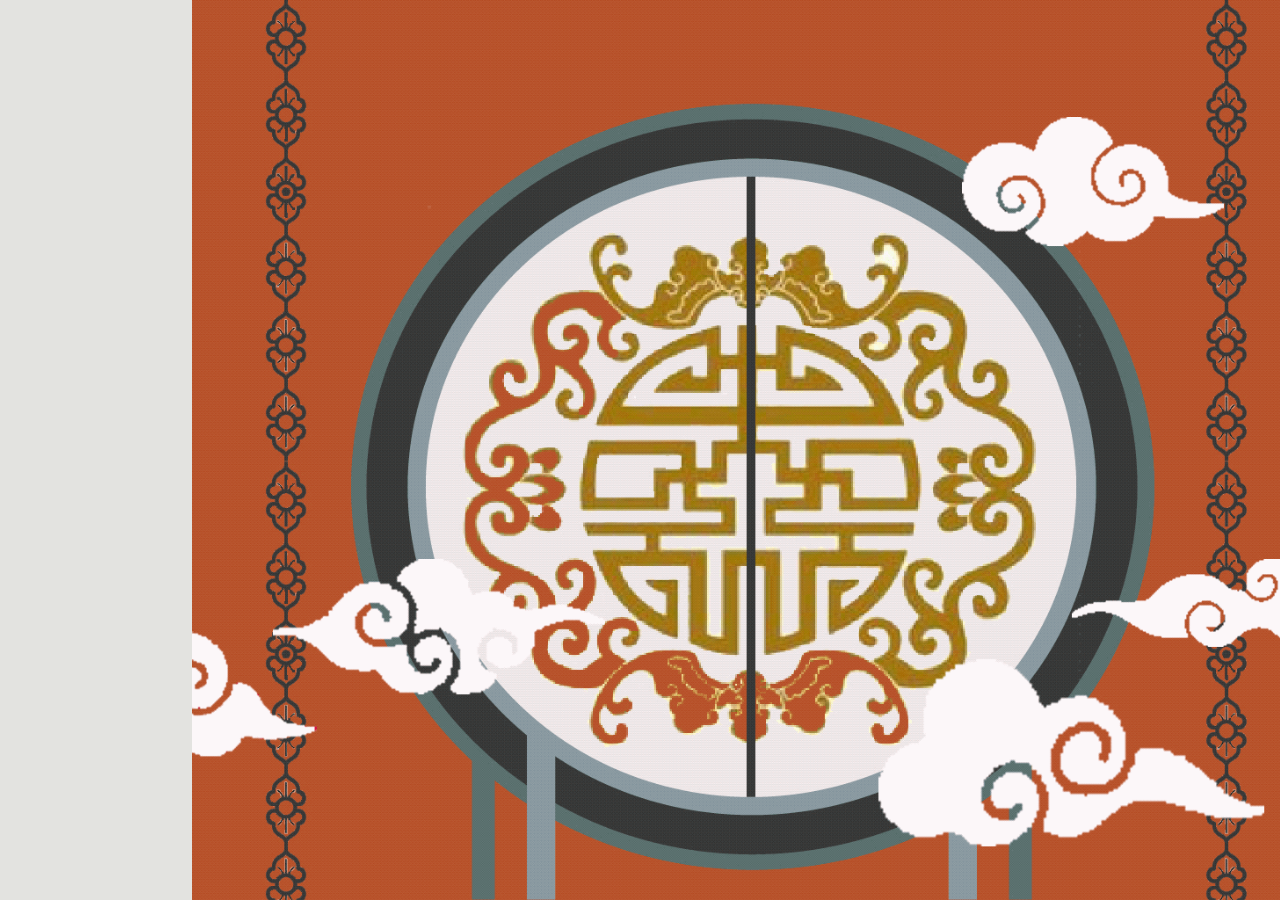
<file: main/index.html>
<!doctype html>
<html>
	<head>
		<link rel="stylesheet" href="style.css">
		<!-- <script src="script.js"></script> -->

		</head>
	<body>
		<div class="back"><a href="../room/index.html"><img src="background.gif"></a></div>
		</body>
</html>
</file>
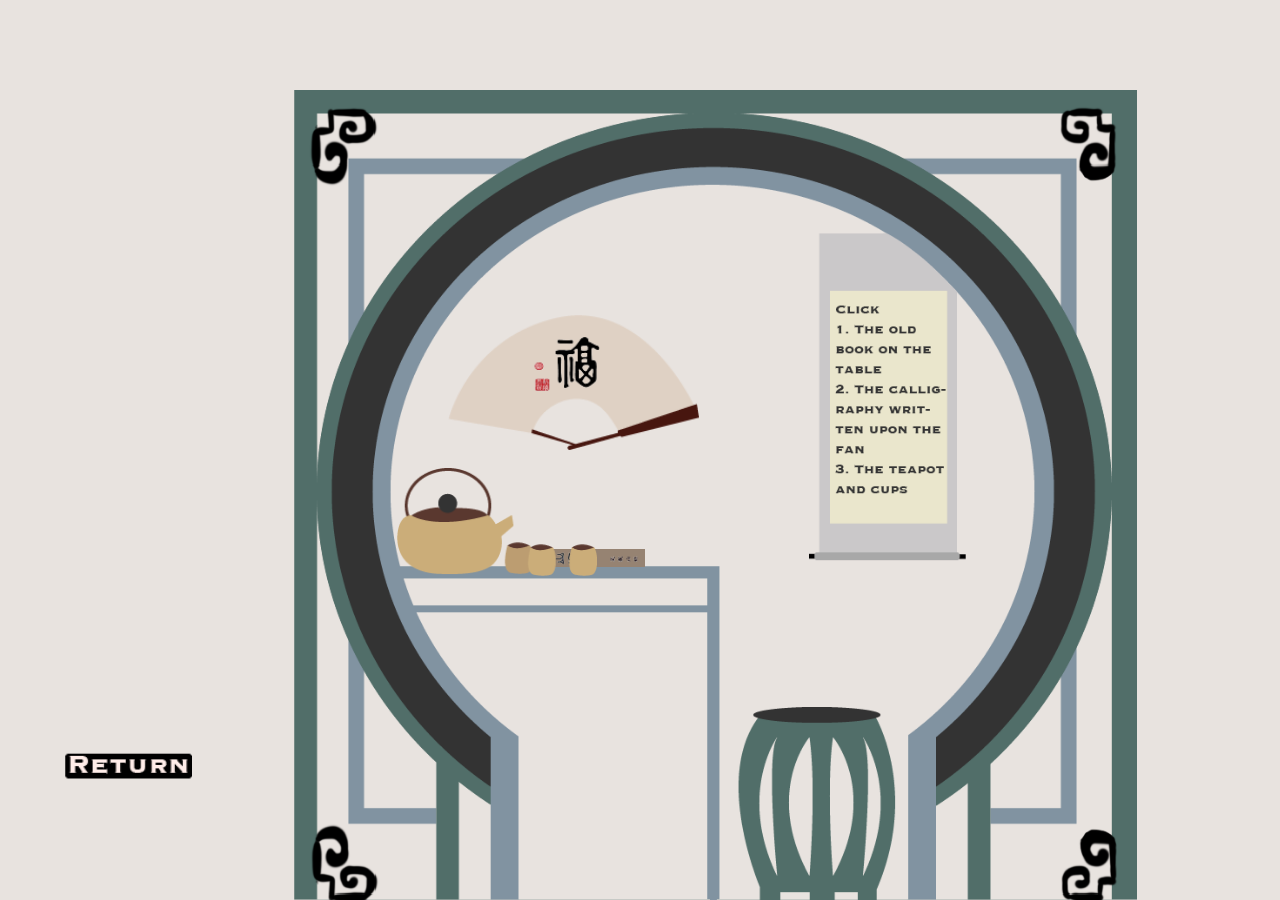
<file: room/index.html>
<!doctype html>
<html>
	<head>
		<link rel="stylesheet" href="style.css">
	</head>
	<body>
		<div class="back"><img src="back.png">
		<div class="room"><img src="room.png">
			<div class="fan"><a href="../fan/index.html"><img src="fan.png"></a></div>
			
			<div class="book"><a href="../book/index.html"><img src="book.png"></a></div>
			<div class="tea"><a href="../tea/index.html"><img src="tea.png"></a></div>
		</div>


	</div>
	<div class="flower"><a href="../main/index.html">
		<img src="flower.png"></a></div>
	</body>
</html>
</file>
<file: main/style.css>
body{
	background-color:#e3e3e0;
	margin:0px;
	display:flex;
	overflow:hidden;
}

.back img{
	/*background-size: cover;*/
	
	position: absolute;
    width: auto;
    height: 100vh;
    left:15%;

}
</file>
<file: room/style.css>
body{
	/*background-color:#e3e3e0;*/
	margin:0px;
}

.back img{
	background-size: cover;
	position: relative;
	width: 100vw;
	height: 100vh;
	display: block;
}

.room img{
	position: absolute;
	width: auto;
	height: 90%;
	bottom: 0px;
	left: 23vw;
}

.fan img{
	position: absolute;
	width: auto;
	height: 15%;
	top: 35%;
	left: 35%;
}

.tea img{
	position: absolute;
	width: auto;
	height: 12%;
	top: 52%;
	left: 31%;
}

.book img{
	position: absolute;
	width: auto;
	height: 2%;
	top: 61%;
	left: 43%;

}
.flower img{
	position:absolute;
	bottom:13%;
	left:5%;
	width: 10vw;
	height: auto;
	margin-left:0px;
}
</file>
